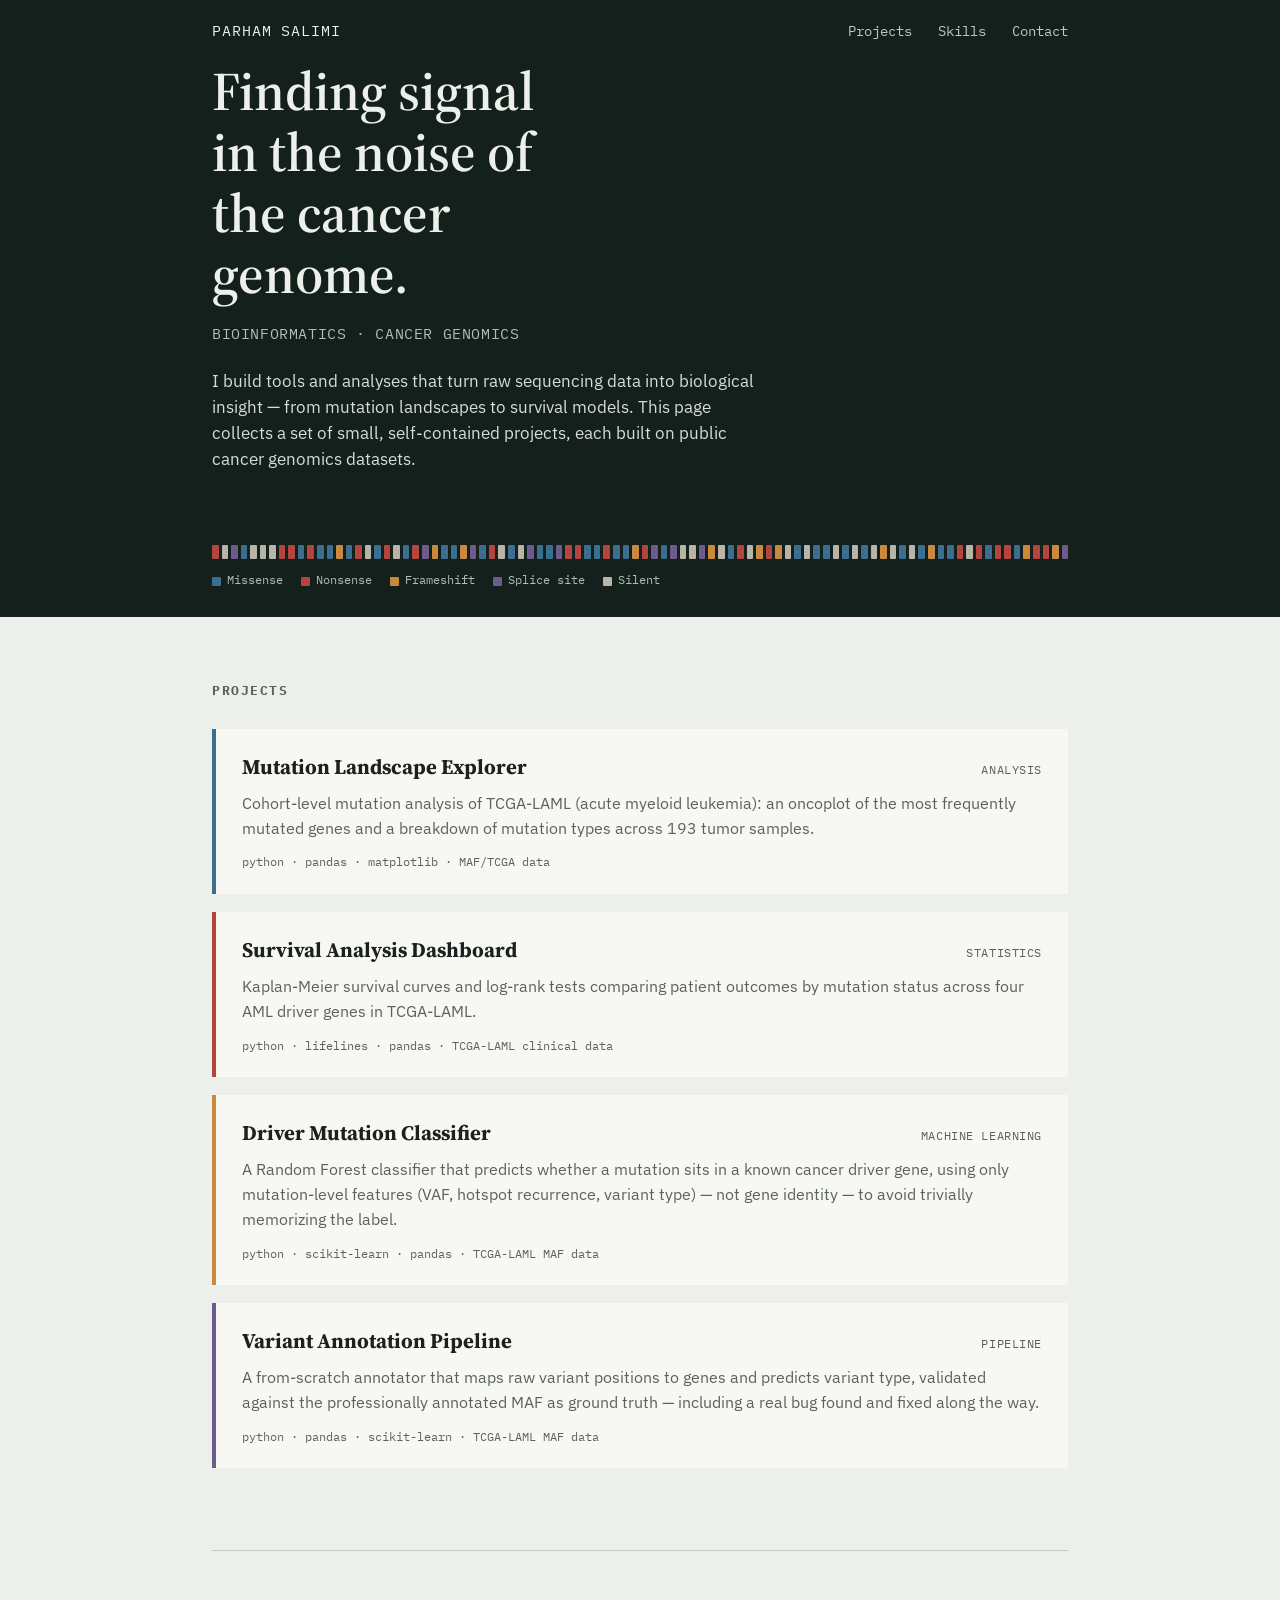
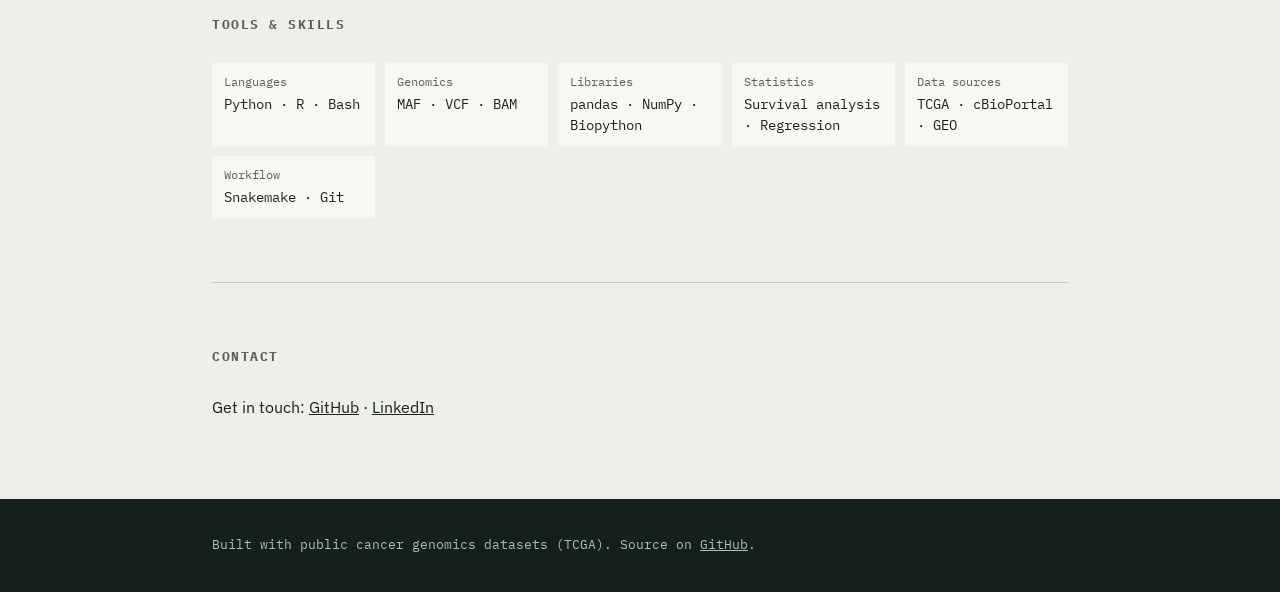
<file: index.html>
<!DOCTYPE html>
<html lang="en">
<head>
<meta charset="UTF-8">
<meta name="viewport" content="width=device-width, initial-scale=1.0">
<title>Parham Salimi — Bioinformatics Portfolio</title>
<link rel="stylesheet" href="style.css">
</head>
<body>

<nav class="top">
  <div class="wrap">
    <span class="brand">Parham Salimi</span>
    <span class="links">
      <a href="#projects">Projects</a>
      <a href="#skills">Skills</a>
      <a href="#contact">Contact</a>
    </span>
  </div>
</nav>

<header class="hero">
  <div class="wrap">
    <h1>Finding signal in the noise of the cancer genome.</h1>
    <p class="role">Bioinformatics · Cancer Genomics</p>
    <p class="bio">
      I build tools and analyses that turn raw sequencing data into biological insight —
      from mutation landscapes to survival models. This page collects a set of small,
      self-contained projects, each built on public cancer genomics datasets.
    </p>
  </div>
</header>

<div class="variant-track">
  <div class="wrap">
    <div class="track-row" id="track-row"></div>
    <div class="track-legend">
      <span><span class="dot" style="background:#3B6E8F"></span>Missense</span>
      <span><span class="dot" style="background:#B5433E"></span>Nonsense</span>
      <span><span class="dot" style="background:#C98A3E"></span>Frameshift</span>
      <span><span class="dot" style="background:#6C5B8C"></span>Splice site</span>
      <span><span class="dot" style="background:#B8B4A8"></span>Silent</span>
    </div>
  </div>
</div>

<main>
  <div class="wrap">

    <section id="projects">
      <h2 class="eyebrow">Projects</h2>

      <a class="project-card" href="projects/mutation-landscape.html">
        <div class="row">
          <h3>Mutation Landscape Explorer</h3>
          <span class="tag">Analysis</span>
        </div>
        <p>
          Cohort-level mutation analysis of TCGA-LAML (acute myeloid leukemia): an oncoplot
          of the most frequently mutated genes and a breakdown of mutation types across 193 tumor samples.
        </p>
        <div class="stack">python · pandas · matplotlib · MAF/TCGA data</div>
      </a>

      <a class="project-card tag-stats" href="projects/survival-analysis.html">
        <div class="row">
          <h3>Survival Analysis Dashboard</h3>
          <span class="tag">Statistics</span>
        </div>
        <p>
          Kaplan-Meier survival curves and log-rank tests comparing patient outcomes by mutation
          status across four AML driver genes in TCGA-LAML.
        </p>
        <div class="stack">python · lifelines · pandas · TCGA-LAML clinical data</div>
      </a>

      <a class="project-card tag-ml" href="projects/driver-classifier.html">
        <div class="row">
          <h3>Driver Mutation Classifier</h3>
          <span class="tag">Machine Learning</span>
        </div>
        <p>
          A Random Forest classifier that predicts whether a mutation sits in a known cancer
          driver gene, using only mutation-level features (VAF, hotspot recurrence, variant type)
          — not gene identity — to avoid trivially memorizing the label.
        </p>
        <div class="stack">python · scikit-learn · pandas · TCGA-LAML MAF data</div>
      </a>

      <a class="project-card tag-pipeline" href="projects/variant-annotator.html">
        <div class="row">
          <h3>Variant Annotation Pipeline</h3>
          <span class="tag">Pipeline</span>
        </div>
        <p>
          A from-scratch annotator that maps raw variant positions to genes and predicts variant
          type, validated against the professionally annotated MAF as ground truth — including
          a real bug found and fixed along the way.
        </p>
        <div class="stack">python · pandas · scikit-learn · TCGA-LAML MAF data</div>
      </a>
    </section>

    <section id="skills">
      <h2 class="eyebrow">Tools &amp; Skills</h2>
      <div class="gene-panel">
        <div><span class="k">Languages</span>Python · R · Bash</div>
        <div><span class="k">Genomics</span>MAF · VCF · BAM</div>
        <div><span class="k">Libraries</span>pandas · NumPy · Biopython</div>
        <div><span class="k">Statistics</span>Survival analysis · Regression</div>
        <div><span class="k">Data sources</span>TCGA · cBioPortal · GEO</div>
        <div><span class="k">Workflow</span>Snakemake · Git</div>
      </div>
    </section>

    <section id="contact">
      <h2 class="eyebrow">Contact</h2>
      <p>
        Get in touch:
        <a href="https://github.com/parhamsalimi2004/parhamsalimi2004" target="_blank" rel="noopener">GitHub</a> ·
        <a href="https://www.linkedin.com/in/parham-salimi-13a781217" target="_blank" rel="noopener">LinkedIn</a>
      </p>
    </section>

  </div>
</main>

<footer>
  <div class="wrap">
    Built with public cancer genomics datasets (TCGA). Source on <a href="https://github.com/parhamsalimi2004/bioinformatics-portfolio" target="_blank" rel="noopener">GitHub</a>.
  </div>
</footer>

<script>
  // Build the variant-track divider: a randomized strip of colored ticks
  // using the same MAF variant-classification colors as the legend below.
  const colors = ["#3B6E8F","#3B6E8F","#3B6E8F","#B5433E","#C98A3E","#6C5B8C","#B8B4A8","#B8B4A8"];
  const row = document.getElementById('track-row');
  const n = 90;
  for (let i = 0; i < n; i++) {
    const s = document.createElement('span');
    s.style.background = colors[Math.floor(Math.random() * colors.length)];
    row.appendChild(s);
  }
</script>

</body>
</html>
</file>
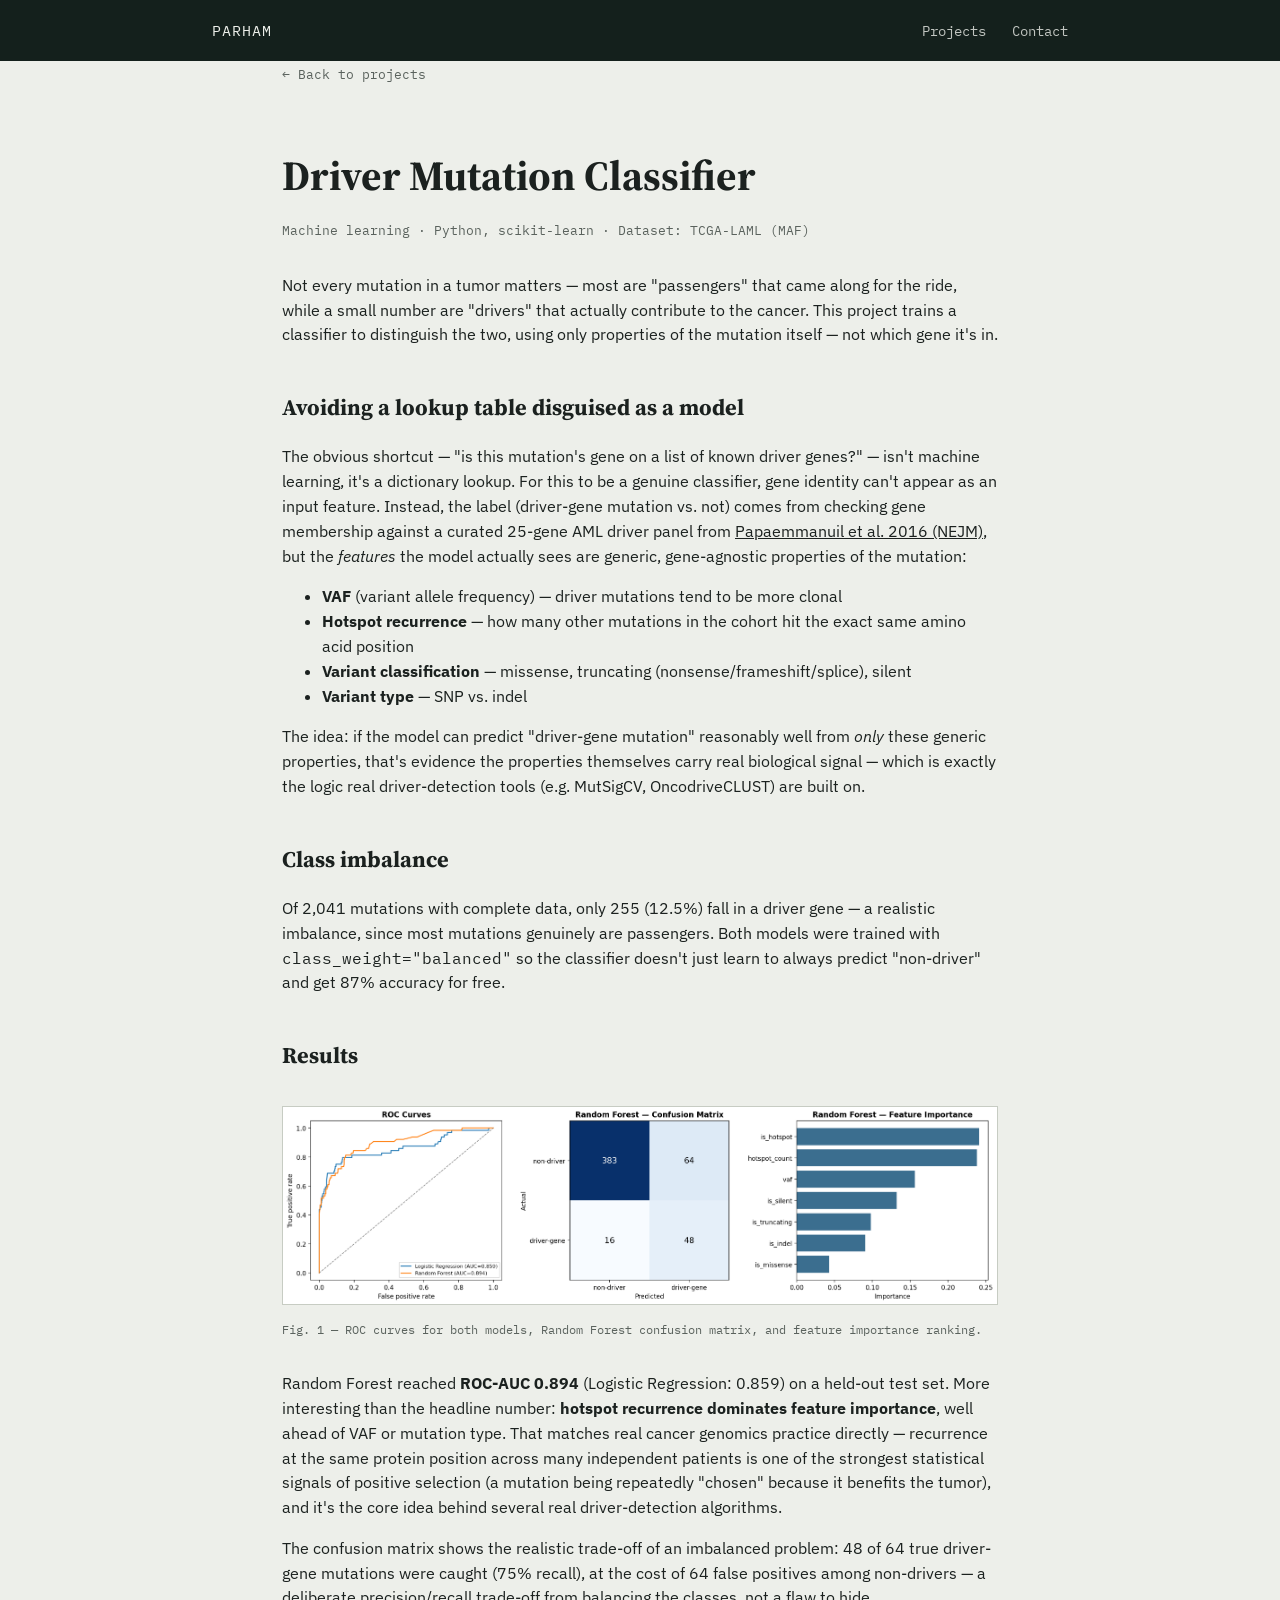
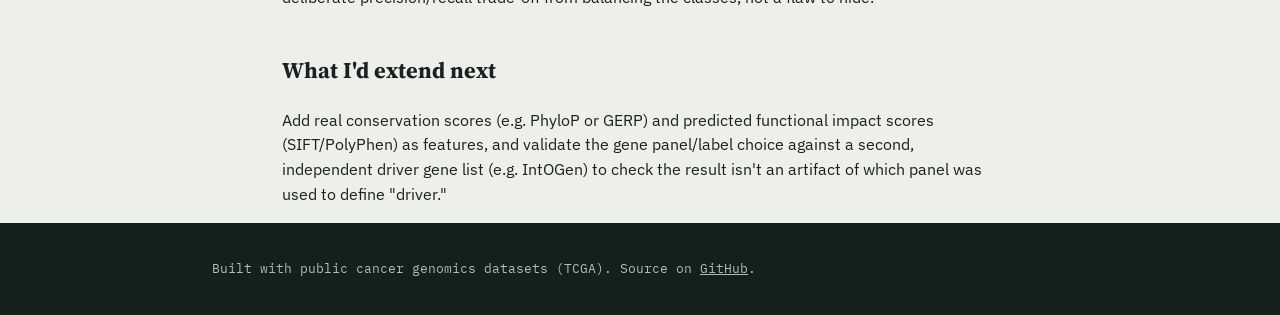
<file: projects/driver-classifier.html>
<!DOCTYPE html>
<html lang="en">
<head>
<meta charset="UTF-8">
<meta name="viewport" content="width=device-width, initial-scale=1.0">
<title>Driver Mutation Classifier — Parham</title>
<link rel="stylesheet" href="../style.css">
</head>
<body class="project-page">

<nav class="top">
  <div class="wrap">
    <a class="brand" href="../index.html" style="text-decoration:none;">Parham</a>
    <span class="links">
      <a href="../index.html#projects">Projects</a>
      <a href="../index.html#contact">Contact</a>
    </span>
  </div>
</nav>

<main>
  <div class="wrap">
    <article>
      <a class="back" href="../index.html#projects">&larr; Back to projects</a>
      <h1>Driver Mutation Classifier</h1>
      <p class="meta">Machine learning · Python, scikit-learn · Dataset: TCGA-LAML (MAF)</p>

      <p>
        Not every mutation in a tumor matters &mdash; most are "passengers" that came along for
        the ride, while a small number are "drivers" that actually contribute to the cancer.
        This project trains a classifier to distinguish the two, using only properties of the
        mutation itself &mdash; not which gene it's in.
      </p>

      <h2>Avoiding a lookup table disguised as a model</h2>
      <p>
        The obvious shortcut &mdash; "is this mutation's gene on a list of known driver genes?"
        &mdash; isn't machine learning, it's a dictionary lookup. For this to be a genuine
        classifier, gene identity can't appear as an input feature. Instead, the label
        (driver-gene mutation vs. not) comes from checking gene membership against a curated
        25-gene AML driver panel from
        <a href="https://www.nejm.org/doi/full/10.1056/NEJMoa1516192" target="_blank" rel="noopener">Papaemmanuil et al. 2016 (NEJM)</a>,
        but the <em>features</em> the model actually sees are generic, gene-agnostic properties
        of the mutation:
      </p>
      <ul>
        <li><strong>VAF</strong> (variant allele frequency) &mdash; driver mutations tend to be more clonal</li>
        <li><strong>Hotspot recurrence</strong> &mdash; how many other mutations in the cohort hit the exact same amino acid position</li>
        <li><strong>Variant classification</strong> &mdash; missense, truncating (nonsense/frameshift/splice), silent</li>
        <li><strong>Variant type</strong> &mdash; SNP vs. indel</li>
      </ul>
      <p>
        The idea: if the model can predict "driver-gene mutation" reasonably well from <em>only</em>
        these generic properties, that's evidence the properties themselves carry real biological
        signal &mdash; which is exactly the logic real driver-detection tools (e.g. MutSigCV,
        OncodriveCLUST) are built on.
      </p>

      <h2>Class imbalance</h2>
      <p>
        Of 2,041 mutations with complete data, only 255 (12.5%) fall in a driver gene &mdash;
        a realistic imbalance, since most mutations genuinely are passengers. Both models were
        trained with <code>class_weight="balanced"</code> so the classifier doesn't just learn
        to always predict "non-driver" and get 87% accuracy for free.
      </p>

      <h2>Results</h2>
      <figure>
        <img src="../assets/img/driver_classifier.png" alt="ROC curves, confusion matrix, and feature importance for the driver mutation classifier">
        <figcaption>Fig. 1 — ROC curves for both models, Random Forest confusion matrix, and feature importance ranking.</figcaption>
      </figure>
      <p>
        Random Forest reached <strong>ROC-AUC 0.894</strong> (Logistic Regression: 0.859) on a held-out
        test set. More interesting than the headline number: <strong>hotspot recurrence dominates
        feature importance</strong>, well ahead of VAF or mutation type. That matches real cancer
        genomics practice directly &mdash; recurrence at the same protein position across many
        independent patients is one of the strongest statistical signals of positive selection
        (a mutation being repeatedly "chosen" because it benefits the tumor), and it's the core
        idea behind several real driver-detection algorithms.
      </p>
      <p>
        The confusion matrix shows the realistic trade-off of an imbalanced problem: 48 of 64
        true driver-gene mutations were caught (75% recall), at the cost of 64 false positives
        among non-drivers &mdash; a deliberate precision/recall trade-off from balancing the
        classes, not a flaw to hide.
      </p>

      <h2>What I'd extend next</h2>
      <p>
        Add real conservation scores (e.g. PhyloP or GERP) and predicted functional impact
        scores (SIFT/PolyPhen) as features, and validate the gene panel/label choice against
        a second, independent driver gene list (e.g. IntOGen) to check the result isn't an
        artifact of which panel was used to define "driver."
      </p>
    </article>
  </div>
</main>

<footer>
  <div class="wrap">
    Built with public cancer genomics datasets (TCGA). Source on <a href="https://github.com/yourusername/bioinformatics-portfolio" target="_blank" rel="noopener">GitHub</a>.
  </div>
</footer>

</body>
</html>
</file>
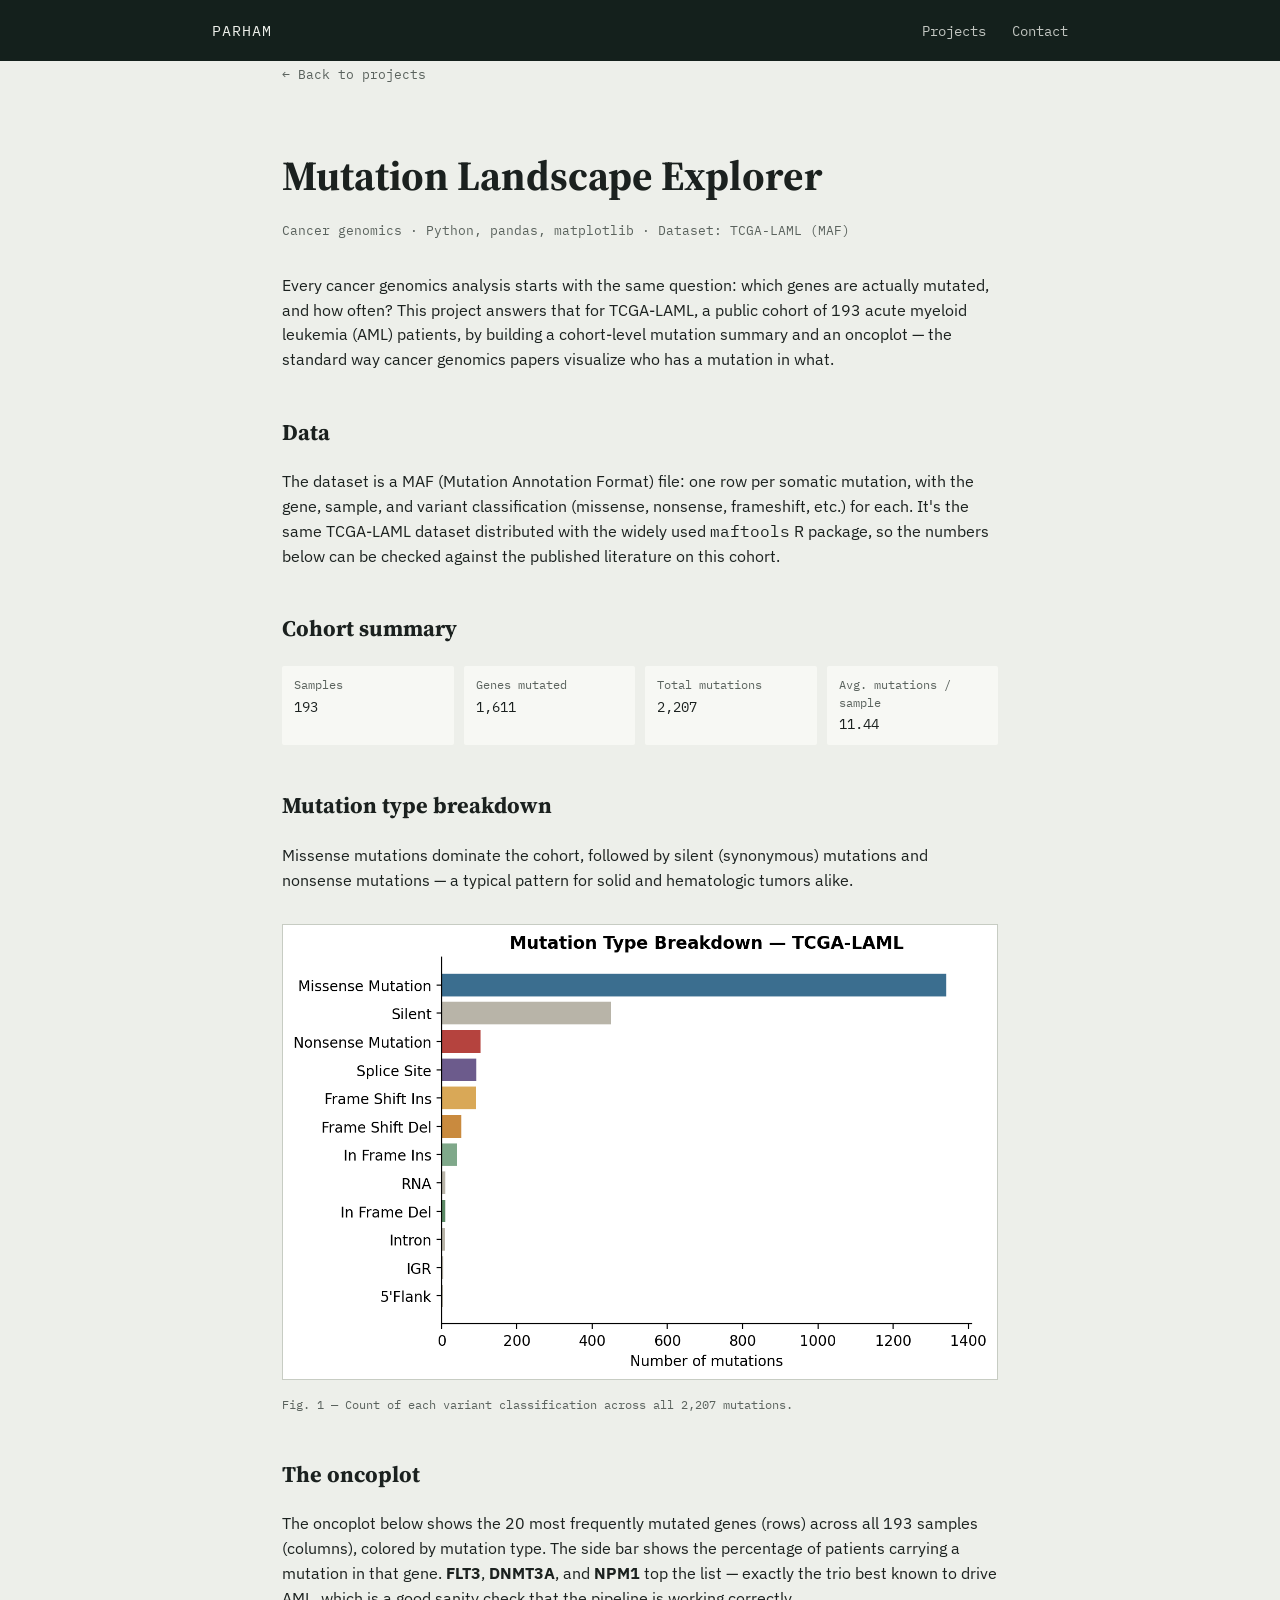
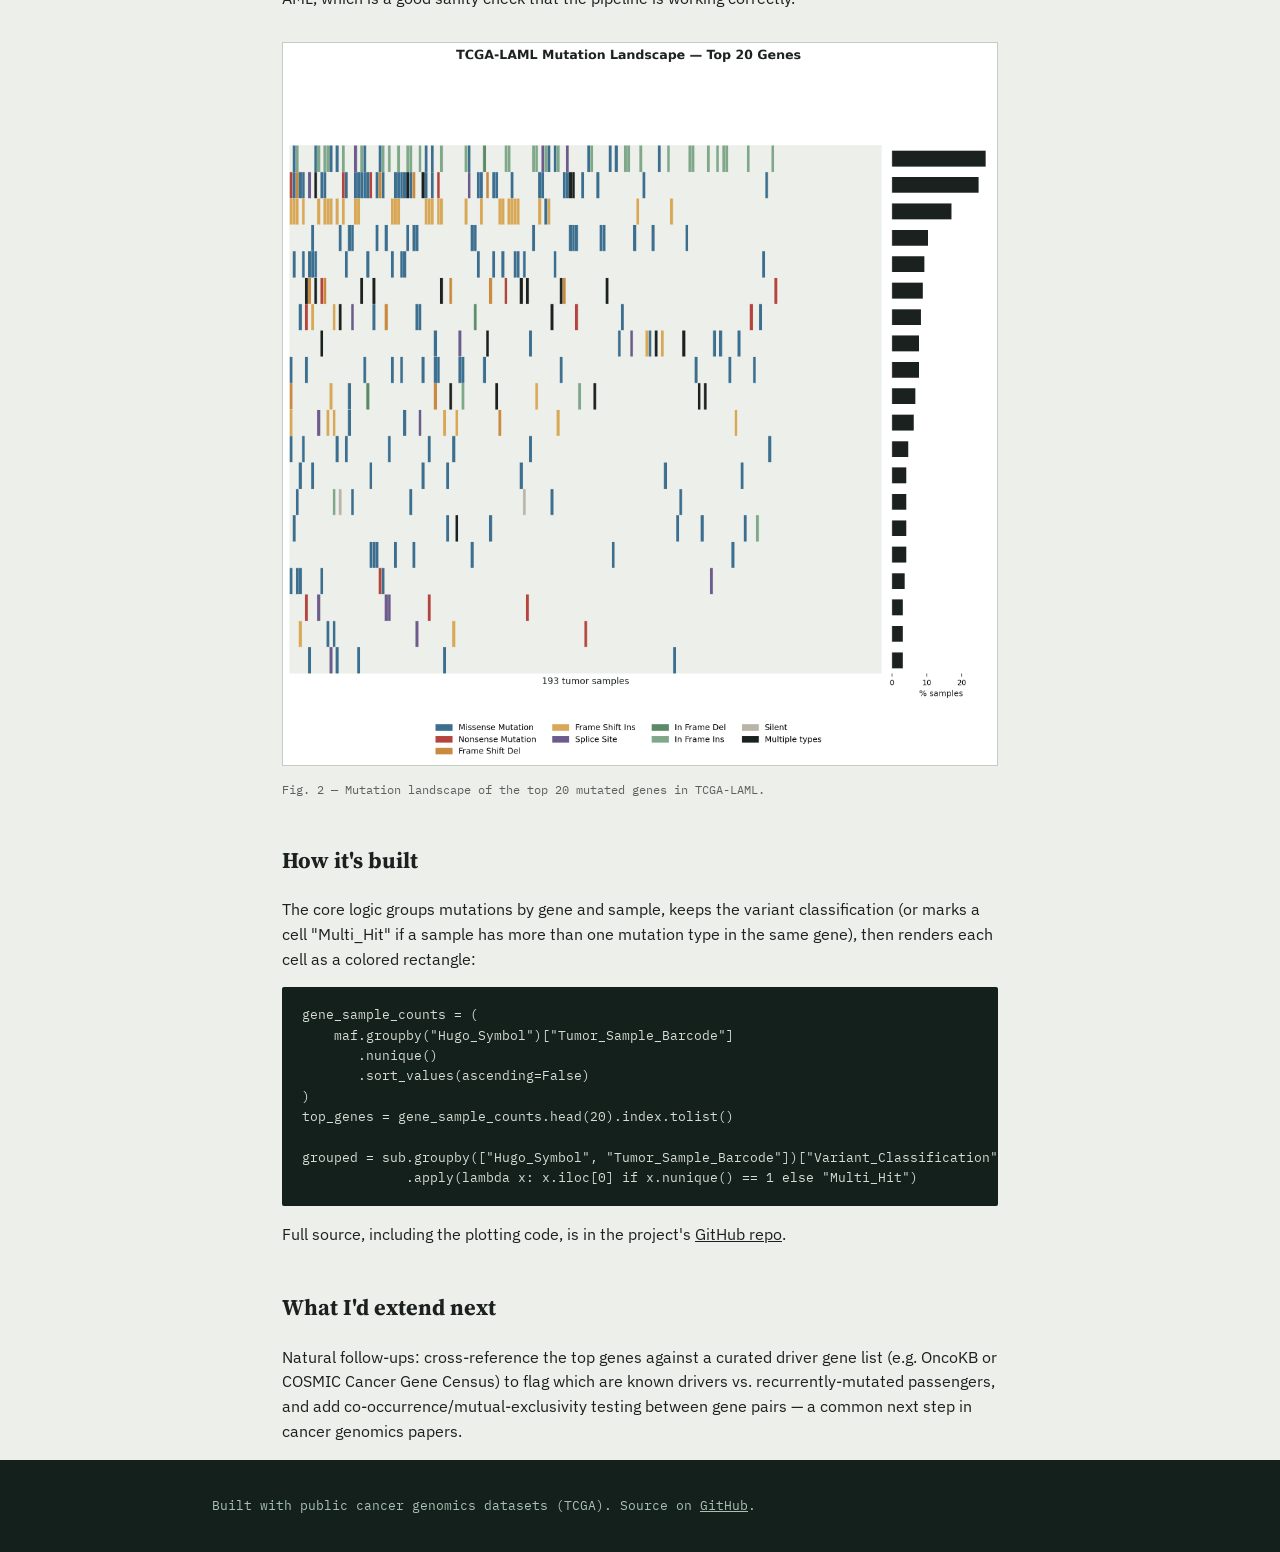
<file: projects/mutation-landscape.html>
<!DOCTYPE html>
<html lang="en">
<head>
<meta charset="UTF-8">
<meta name="viewport" content="width=device-width, initial-scale=1.0">
<title>Mutation Landscape Explorer — Parham</title>
<link rel="stylesheet" href="../style.css">
</head>
<body class="project-page">

<nav class="top">
  <div class="wrap">
    <a class="brand" href="../index.html" style="text-decoration:none;">Parham</a>
    <span class="links">
      <a href="../index.html#projects">Projects</a>
      <a href="../index.html#contact">Contact</a>
    </span>
  </div>
</nav>

<main>
  <div class="wrap">
    <article>
      <a class="back" href="../index.html#projects">&larr; Back to projects</a>
      <h1>Mutation Landscape Explorer</h1>
      <p class="meta">Cancer genomics · Python, pandas, matplotlib · Dataset: TCGA-LAML (MAF)</p>

      <p>
        Every cancer genomics analysis starts with the same question: which genes are actually
        mutated, and how often? This project answers that for TCGA-LAML, a public cohort of
        193 acute myeloid leukemia (AML) patients, by building a cohort-level mutation summary
        and an oncoplot &mdash; the standard way cancer genomics papers visualize who has a
        mutation in what.
      </p>

      <h2>Data</h2>
      <p>
        The dataset is a MAF (Mutation Annotation Format) file: one row per somatic mutation,
        with the gene, sample, and variant classification (missense, nonsense, frameshift, etc.)
        for each. It's the same TCGA-LAML dataset distributed with the widely used
        <code>maftools</code> R package, so the numbers below can be checked against the
        published literature on this cohort.
      </p>

      <h2>Cohort summary</h2>
      <div class="gene-panel">
        <div><span class="k">Samples</span>193</div>
        <div><span class="k">Genes mutated</span>1,611</div>
        <div><span class="k">Total mutations</span>2,207</div>
        <div><span class="k">Avg. mutations / sample</span>11.44</div>
      </div>

      <h2>Mutation type breakdown</h2>
      <p>
        Missense mutations dominate the cohort, followed by silent (synonymous) mutations and
        nonsense mutations &mdash; a typical pattern for solid and hematologic tumors alike.
      </p>
      <figure>
        <img src="../assets/img/mutation_types.png" alt="Bar chart of mutation type counts across the TCGA-LAML cohort">
        <figcaption>Fig. 1 — Count of each variant classification across all 2,207 mutations.</figcaption>
      </figure>

      <h2>The oncoplot</h2>
      <p>
        The oncoplot below shows the 20 most frequently mutated genes (rows) across all 193
        samples (columns), colored by mutation type. The side bar shows the percentage of
        patients carrying a mutation in that gene. <strong>FLT3</strong>, <strong>DNMT3A</strong>,
        and <strong>NPM1</strong> top the list &mdash; exactly the trio best known to drive AML,
        which is a good sanity check that the pipeline is working correctly.
      </p>
      <figure>
        <img src="../assets/img/oncoplot.png" alt="Oncoplot of the top 20 mutated genes in TCGA-LAML, colored by mutation type">
        <figcaption>Fig. 2 — Mutation landscape of the top 20 mutated genes in TCGA-LAML.</figcaption>
      </figure>

      <h2>How it's built</h2>
      <p>
        The core logic groups mutations by gene and sample, keeps the variant classification
        (or marks a cell "Multi_Hit" if a sample has more than one mutation type in the same
        gene), then renders each cell as a colored rectangle:
      </p>
      <pre><code>gene_sample_counts = (
    maf.groupby("Hugo_Symbol")["Tumor_Sample_Barcode"]
       .nunique()
       .sort_values(ascending=False)
)
top_genes = gene_sample_counts.head(20).index.tolist()

grouped = sub.groupby(["Hugo_Symbol", "Tumor_Sample_Barcode"])["Variant_Classification"] \
             .apply(lambda x: x.iloc[0] if x.nunique() == 1 else "Multi_Hit")</code></pre>
      <p>
        Full source, including the plotting code, is in the project's
        <a href="https://github.com/yourusername/bioinformatics-portfolio/tree/main/projects/mutation-landscape" target="_blank" rel="noopener">GitHub repo</a>.
      </p>

      <h2>What I'd extend next</h2>
      <p>
        Natural follow-ups: cross-reference the top genes against a curated driver gene list
        (e.g. OncoKB or COSMIC Cancer Gene Census) to flag which are known drivers vs.
        recurrently-mutated passengers, and add co-occurrence/mutual-exclusivity testing
        between gene pairs &mdash; a common next step in cancer genomics papers.
      </p>
    </article>
  </div>
</main>

<footer>
  <div class="wrap">
    Built with public cancer genomics datasets (TCGA). Source on <a href="https://github.com/yourusername/bioinformatics-portfolio" target="_blank" rel="noopener">GitHub</a>.
  </div>
</footer>

</body>
</html>
</file>
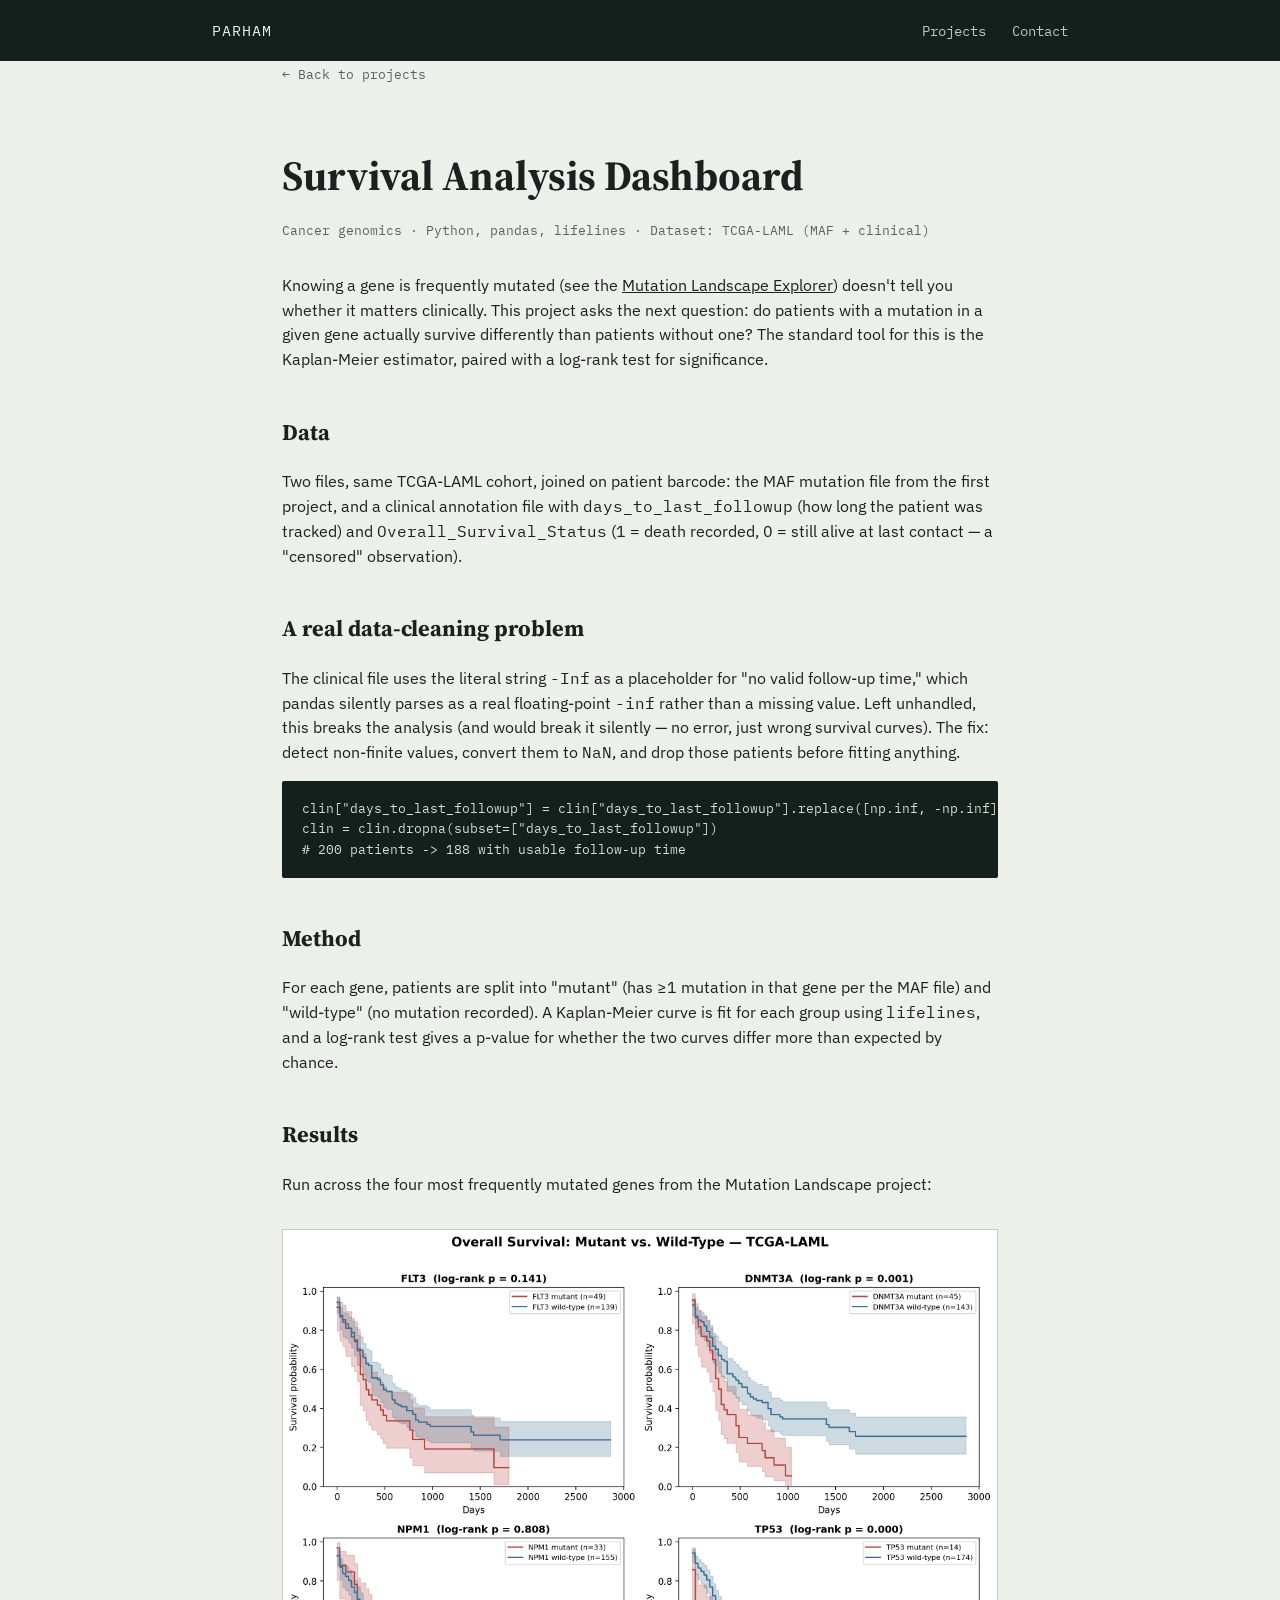
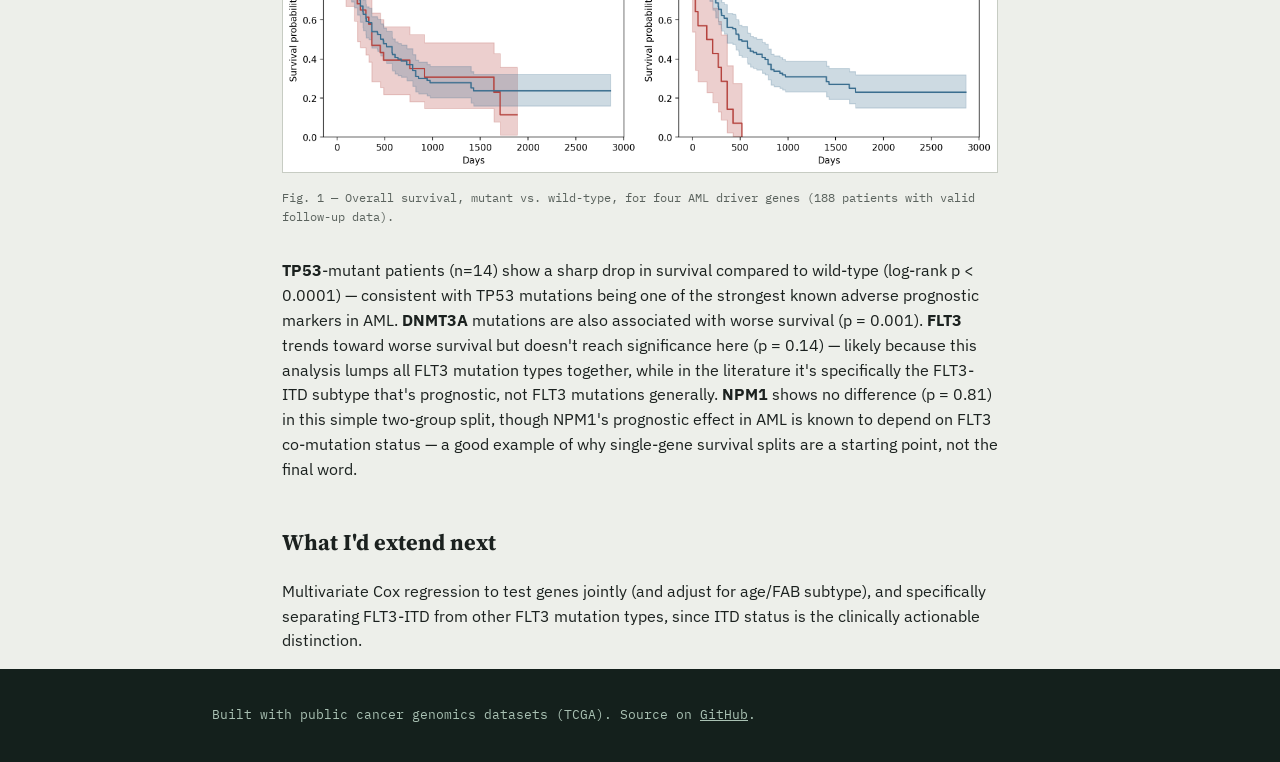
<file: projects/survival-analysis.html>
<!DOCTYPE html>
<html lang="en">
<head>
<meta charset="UTF-8">
<meta name="viewport" content="width=device-width, initial-scale=1.0">
<title>Survival Analysis Dashboard — Parham</title>
<link rel="stylesheet" href="../style.css">
</head>
<body class="project-page">

<nav class="top">
  <div class="wrap">
    <a class="brand" href="../index.html" style="text-decoration:none;">Parham</a>
    <span class="links">
      <a href="../index.html#projects">Projects</a>
      <a href="../index.html#contact">Contact</a>
    </span>
  </div>
</nav>

<main>
  <div class="wrap">
    <article>
      <a class="back" href="../index.html#projects">&larr; Back to projects</a>
      <h1>Survival Analysis Dashboard</h1>
      <p class="meta">Cancer genomics · Python, pandas, lifelines · Dataset: TCGA-LAML (MAF + clinical)</p>

      <p>
        Knowing a gene is frequently mutated (see the <a href="mutation-landscape.html">Mutation Landscape
        Explorer</a>) doesn't tell you whether it matters clinically. This project asks the next question:
        do patients with a mutation in a given gene actually survive differently than patients without one?
        The standard tool for this is the Kaplan-Meier estimator, paired with a log-rank test for significance.
      </p>

      <h2>Data</h2>
      <p>
        Two files, same TCGA-LAML cohort, joined on patient barcode: the MAF mutation file from the first
        project, and a clinical annotation file with <code>days_to_last_followup</code> (how long the
        patient was tracked) and <code>Overall_Survival_Status</code> (1 = death recorded, 0 = still alive
        at last contact &mdash; a "censored" observation).
      </p>

      <h2>A real data-cleaning problem</h2>
      <p>
        The clinical file uses the literal string <code>-Inf</code> as a placeholder for "no valid
        follow-up time," which pandas silently parses as a real floating-point <code>-inf</code>
        rather than a missing value. Left unhandled, this breaks the analysis (and would break it
        silently &mdash; no error, just wrong survival curves). The fix: detect non-finite values, convert
        them to <code>NaN</code>, and drop those patients before fitting anything.
      </p>
      <pre><code>clin["days_to_last_followup"] = clin["days_to_last_followup"].replace([np.inf, -np.inf], np.nan)
clin = clin.dropna(subset=["days_to_last_followup"])
# 200 patients -> 188 with usable follow-up time</code></pre>

      <h2>Method</h2>
      <p>
        For each gene, patients are split into "mutant" (has &ge;1 mutation in that gene per the MAF file)
        and "wild-type" (no mutation recorded). A Kaplan-Meier curve is fit for each group using
        <code>lifelines</code>, and a log-rank test gives a p-value for whether the two curves differ
        more than expected by chance.
      </p>

      <h2>Results</h2>
      <p>
        Run across the four most frequently mutated genes from the Mutation Landscape project:
      </p>
      <figure>
        <img src="../assets/img/survival_panel.png" alt="Kaplan-Meier survival curves for FLT3, DNMT3A, NPM1, and TP53 mutant vs wild-type patients">
        <figcaption>Fig. 1 — Overall survival, mutant vs. wild-type, for four AML driver genes (188 patients with valid follow-up data).</figcaption>
      </figure>
      <p>
        <strong>TP53</strong>-mutant patients (n=14) show a sharp drop in survival compared to
        wild-type (log-rank p &lt; 0.0001) &mdash; consistent with TP53 mutations being one of the
        strongest known adverse prognostic markers in AML. <strong>DNMT3A</strong> mutations are also
        associated with worse survival (p = 0.001). <strong>FLT3</strong> trends toward worse survival
        but doesn't reach significance here (p = 0.14) &mdash; likely because this analysis lumps all
        FLT3 mutation types together, while in the literature it's specifically the FLT3-ITD subtype
        that's prognostic, not FLT3 mutations generally. <strong>NPM1</strong> shows no difference
        (p = 0.81) in this simple two-group split, though NPM1's prognostic effect in AML is known to
        depend on FLT3 co-mutation status &mdash; a good example of why single-gene survival splits are
        a starting point, not the final word.
      </p>

      <h2>What I'd extend next</h2>
      <p>
        Multivariate Cox regression to test genes jointly (and adjust for age/FAB subtype), and
        specifically separating FLT3-ITD from other FLT3 mutation types, since ITD status is the
        clinically actionable distinction.
      </p>
    </article>
  </div>
</main>

<footer>
  <div class="wrap">
    Built with public cancer genomics datasets (TCGA). Source on <a href="https://github.com/yourusername/bioinformatics-portfolio" target="_blank" rel="noopener">GitHub</a>.
  </div>
</footer>

</body>
</html>
</file>
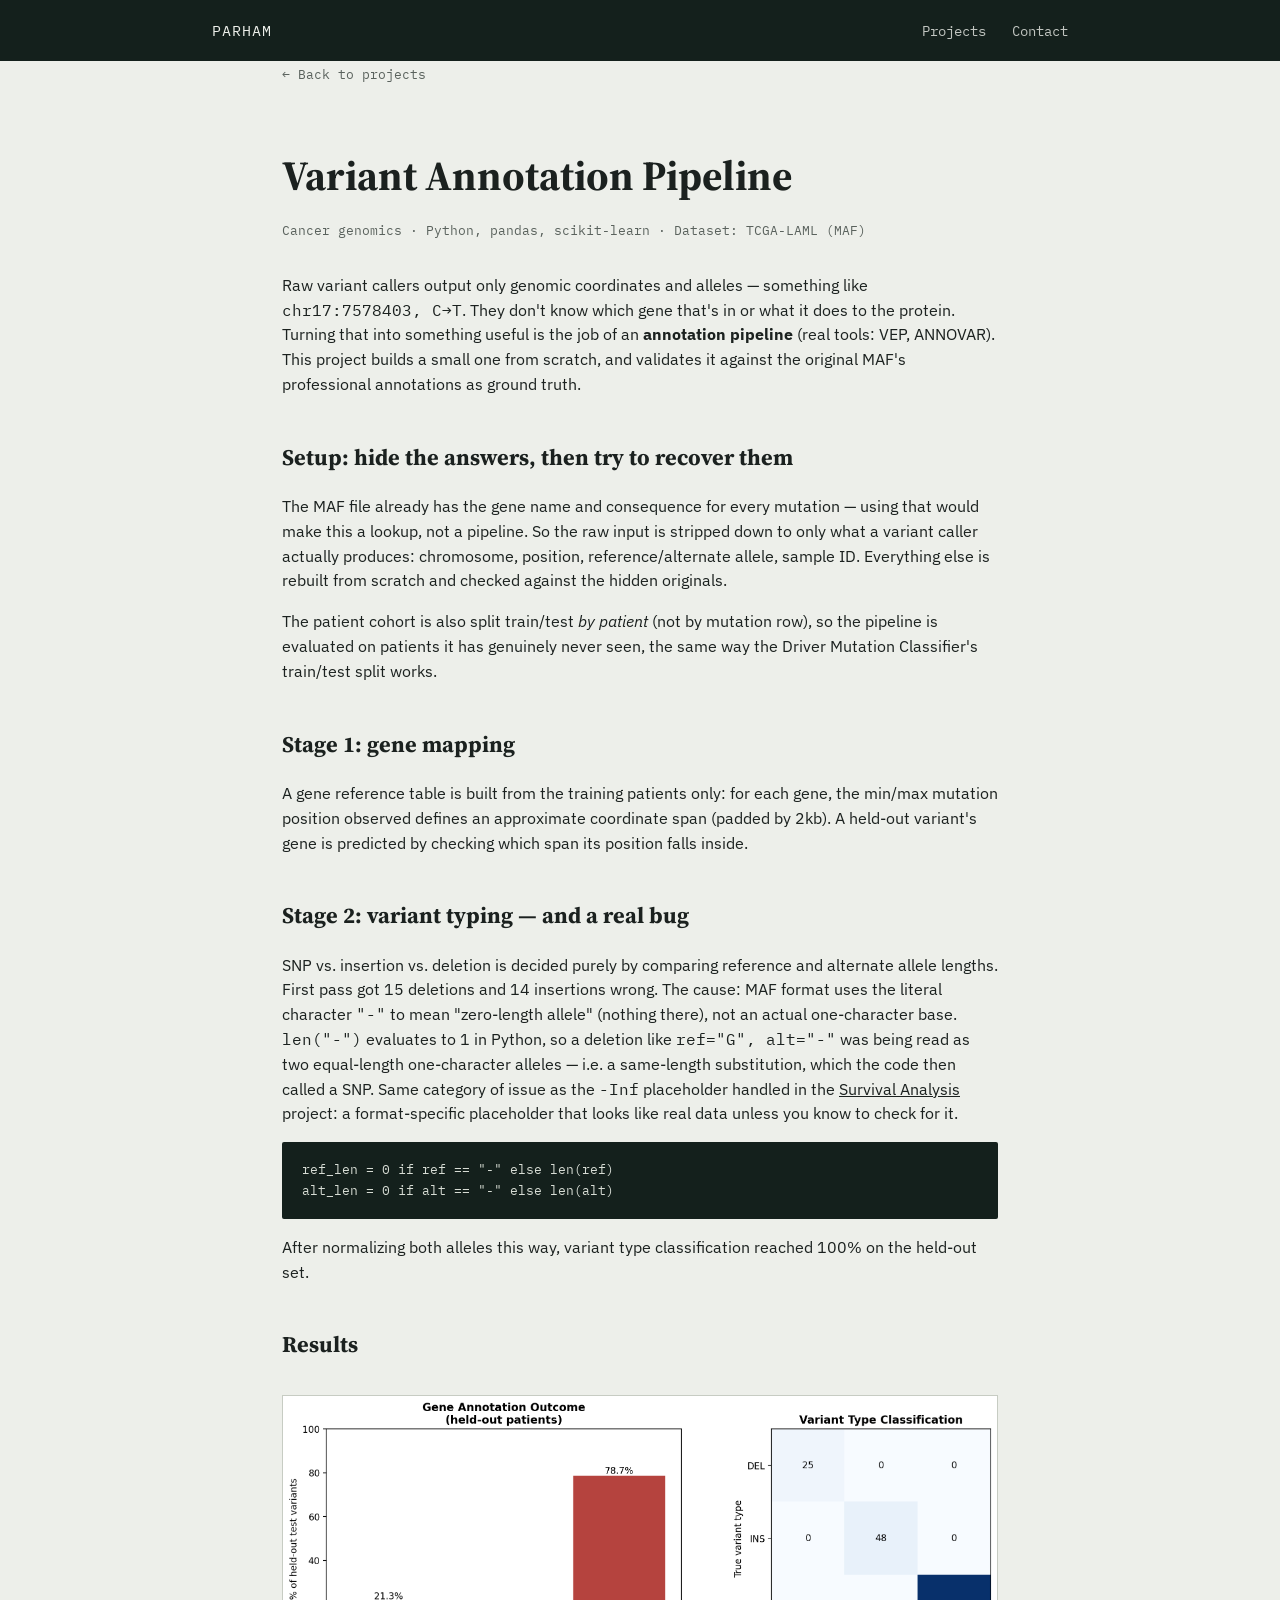
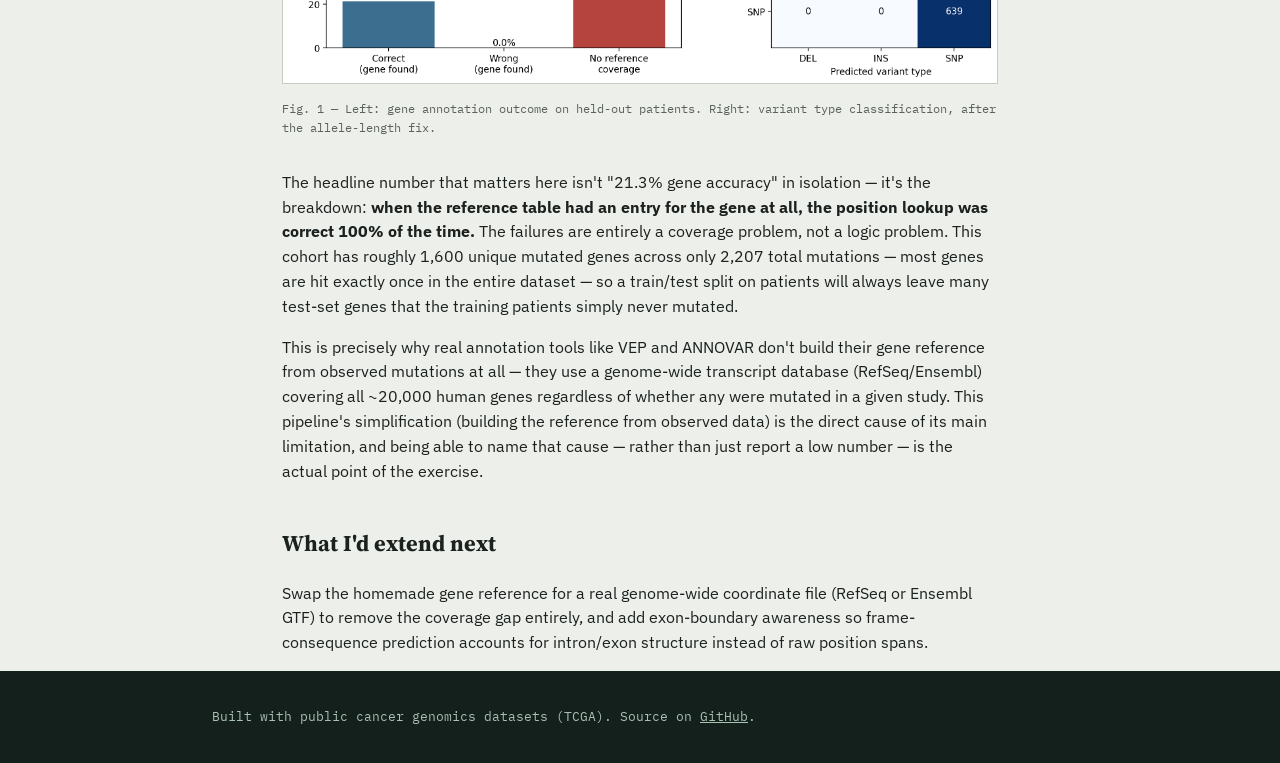
<file: projects/variant-annotator.html>
<!DOCTYPE html>
<html lang="en">
<head>
<meta charset="UTF-8">
<meta name="viewport" content="width=device-width, initial-scale=1.0">
<title>Variant Annotation Pipeline — Parham</title>
<link rel="stylesheet" href="../style.css">
</head>
<body class="project-page">

<nav class="top">
  <div class="wrap">
    <a class="brand" href="../index.html" style="text-decoration:none;">Parham</a>
    <span class="links">
      <a href="../index.html#projects">Projects</a>
      <a href="../index.html#contact">Contact</a>
    </span>
  </div>
</nav>

<main>
  <div class="wrap">
    <article>
      <a class="back" href="../index.html#projects">&larr; Back to projects</a>
      <h1>Variant Annotation Pipeline</h1>
      <p class="meta">Cancer genomics · Python, pandas, scikit-learn · Dataset: TCGA-LAML (MAF)</p>

      <p>
        Raw variant callers output only genomic coordinates and alleles &mdash; something like
        <code>chr17:7578403, C&rarr;T</code>. They don't know which gene that's in or what it does
        to the protein. Turning that into something useful is the job of an <strong>annotation
        pipeline</strong> (real tools: VEP, ANNOVAR). This project builds a small one from scratch,
        and validates it against the original MAF's professional annotations as ground truth.
      </p>

      <h2>Setup: hide the answers, then try to recover them</h2>
      <p>
        The MAF file already has the gene name and consequence for every mutation &mdash; using
        that would make this a lookup, not a pipeline. So the raw input is stripped down to only
        what a variant caller actually produces: chromosome, position, reference/alternate allele,
        sample ID. Everything else is rebuilt from scratch and checked against the hidden originals.
      </p>
      <p>
        The patient cohort is also split train/test <em>by patient</em> (not by mutation row), so
        the pipeline is evaluated on patients it has genuinely never seen, the same way the
        Driver Mutation Classifier's train/test split works.
      </p>

      <h2>Stage 1: gene mapping</h2>
      <p>
        A gene reference table is built from the training patients only: for each gene, the
        min/max mutation position observed defines an approximate coordinate span (padded by
        2kb). A held-out variant's gene is predicted by checking which span its position falls
        inside.
      </p>

      <h2>Stage 2: variant typing &mdash; and a real bug</h2>
      <p>
        SNP vs. insertion vs. deletion is decided purely by comparing reference and alternate
        allele lengths. First pass got 15 deletions and 14 insertions wrong. The cause: MAF
        format uses the literal character <code>"-"</code> to mean "zero-length allele" (nothing
        there), not an actual one-character base. <code>len("-")</code> evaluates to 1 in Python,
        so a deletion like <code>ref="G", alt="-"</code> was being read as two equal-length
        one-character alleles &mdash; i.e. a same-length substitution, which the code then called
        a SNP. Same category of issue as the <code>-Inf</code> placeholder handled in the
        <a href="survival-analysis.html">Survival Analysis</a> project: a format-specific
        placeholder that looks like real data unless you know to check for it.
      </p>
      <pre><code>ref_len = 0 if ref == "-" else len(ref)
alt_len = 0 if alt == "-" else len(alt)</code></pre>
      <p>After normalizing both alleles this way, variant type classification reached 100% on the held-out set.</p>

      <h2>Results</h2>
      <figure>
        <img src="../assets/img/variant_annotator.png" alt="Gene annotation outcome bar chart and variant type classification confusion matrix">
        <figcaption>Fig. 1 — Left: gene annotation outcome on held-out patients. Right: variant type classification, after the allele-length fix.</figcaption>
      </figure>
      <p>
        The headline number that matters here isn't "21.3% gene accuracy" in isolation &mdash;
        it's the breakdown: <strong>when the reference table had an entry for the gene at all,
        the position lookup was correct 100% of the time.</strong> The failures are entirely a
        coverage problem, not a logic problem. This cohort has roughly 1,600 unique mutated
        genes across only 2,207 total mutations &mdash; most genes are hit exactly once in the
        entire dataset &mdash; so a train/test split on patients will always leave many test-set
        genes that the training patients simply never mutated.
      </p>
      <p>
        This is precisely why real annotation tools like VEP and ANNOVAR don't build their gene
        reference from observed mutations at all &mdash; they use a genome-wide transcript
        database (RefSeq/Ensembl) covering all ~20,000 human genes regardless of whether any
        were mutated in a given study. This pipeline's simplification (building the reference
        from observed data) is the direct cause of its main limitation, and being able to name
        that cause &mdash; rather than just report a low number &mdash; is the actual point of
        the exercise.
      </p>

      <h2>What I'd extend next</h2>
      <p>
        Swap the homemade gene reference for a real genome-wide coordinate file (RefSeq or
        Ensembl GTF) to remove the coverage gap entirely, and add exon-boundary awareness so
        frame-consequence prediction accounts for intron/exon structure instead of raw
        position spans.
      </p>
    </article>
  </div>
</main>

<footer>
  <div class="wrap">
    Built with public cancer genomics datasets (TCGA). Source on <a href="https://github.com/yourusername/bioinformatics-portfolio" target="_blank" rel="noopener">GitHub</a>.
  </div>
</footer>

</body>
</html>
</file>
<file: style.css>
@import url('https://fonts.googleapis.com/css2?family=Source+Serif+4:opsz,wght@8..60,400;8..60,600;8..60,700&family=IBM+Plex+Sans:wght@400;500;600&family=IBM+Plex+Mono:wght@400;500&display=swap');

:root {
  --ink: #14201C;
  --paper: #EDEFEA;
  --paper-raised: #F7F8F4;
  --text: #1B211F;
  --text-muted: #5A625D;
  --rule: #C7CCC3;

  --missense: #3B6E8F;
  --nonsense: #B5433E;
  --frameshift: #C98A3E;
  --splice: #6C5B8C;
  --silent: #B8B4A8;

  --font-display: 'Source Serif 4', Georgia, serif;
  --font-body: 'IBM Plex Sans', -apple-system, sans-serif;
  --font-mono: 'IBM Plex Mono', 'Courier New', monospace;
}

* { box-sizing: border-box; }

html { scroll-behavior: smooth; }

body {
  margin: 0;
  background: var(--paper);
  color: var(--text);
  font-family: var(--font-body);
  line-height: 1.55;
}

a { color: inherit; }

.wrap {
  max-width: 920px;
  margin: 0 auto;
  padding: 0 32px;
}

/* ---------- Nav ---------- */
nav.top {
  background: var(--ink);
  color: var(--paper);
}
nav.top .wrap {
  display: flex;
  justify-content: space-between;
  align-items: center;
  padding-top: 18px;
  padding-bottom: 18px;
}
nav.top .brand {
  font-family: var(--font-mono);
  font-size: 0.95rem;
  letter-spacing: 0.06em;
  text-transform: uppercase;
}
nav.top .links a {
  font-family: var(--font-mono);
  font-size: 0.85rem;
  text-decoration: none;
  color: var(--paper);
  opacity: 0.8;
  margin-left: 22px;
}
nav.top .links a:hover { opacity: 1; text-decoration: underline; }

/* ---------- Hero ---------- */
header.hero {
  background: var(--ink);
  color: var(--paper);
  padding-bottom: 56px;
}
header.hero h1 {
  font-family: var(--font-display);
  font-weight: 600;
  font-size: clamp(2.1rem, 5vw, 3.4rem);
  line-height: 1.12;
  margin: 0 0 18px;
  max-width: 14ch;
  opacity: 0;
  animation: rise 0.7s ease-out 0.05s forwards;
}
header.hero p.role {
  font-family: var(--font-mono);
  font-size: 0.95rem;
  letter-spacing: 0.04em;
  color: #A9C1B3;
  text-transform: uppercase;
  margin: 0 0 22px;
  opacity: 0;
  animation: rise 0.7s ease-out 0.15s forwards;
}
header.hero p.bio {
  max-width: 56ch;
  color: #D7DCD4;
  font-size: 1.05rem;
  opacity: 0;
  animation: rise 0.7s ease-out 0.25s forwards;
}

@keyframes rise {
  from { opacity: 0; transform: translateY(10px); }
  to { opacity: 1; transform: translateY(0); }
}

@media (prefers-reduced-motion: reduce) {
  header.hero h1, header.hero p.role, header.hero p.bio {
    animation: none; opacity: 1;
  }
}

/* ---------- Variant track divider (signature element) ---------- */
.variant-track {
  background: var(--ink);
  padding-bottom: 28px;
}
.track-row {
  display: flex;
  gap: 3px;
  height: 14px;
}
.track-row span {
  flex: 1;
  border-radius: 1px;
}
.track-legend {
  display: flex;
  flex-wrap: wrap;
  gap: 18px;
  margin-top: 12px;
  font-family: var(--font-mono);
  font-size: 0.72rem;
  color: #A9C1B3;
}
.track-legend .dot {
  display: inline-block;
  width: 9px;
  height: 9px;
  border-radius: 1px;
  margin-right: 6px;
  vertical-align: middle;
}

/* ---------- Sections ---------- */
main section {
  padding: 64px 0;
  border-bottom: 1px solid var(--rule);
}
main section:last-of-type { border-bottom: none; }

h2.eyebrow {
  font-family: var(--font-mono);
  font-size: 0.8rem;
  letter-spacing: 0.12em;
  text-transform: uppercase;
  color: var(--text-muted);
  margin: 0 0 28px;
}

/* ---------- Project cards ---------- */
.project-card {
  display: block;
  text-decoration: none;
  background: var(--paper-raised);
  border-left: 4px solid var(--missense);
  padding: 22px 26px;
  margin-bottom: 18px;
  transition: transform 0.15s ease, box-shadow 0.15s ease;
}
.project-card:hover {
  transform: translateX(3px);
  box-shadow: 0 4px 18px rgba(20, 32, 28, 0.08);
}
.project-card.tag-ml { border-left-color: var(--frameshift); }
.project-card.tag-pipeline { border-left-color: var(--splice); }
.project-card.tag-stats { border-left-color: var(--nonsense); }
.project-card.soon {
  border-left-color: var(--silent);
  opacity: 0.65;
  cursor: default;
}

.project-card .row {
  display: flex;
  justify-content: space-between;
  align-items: baseline;
  gap: 16px;
}
.project-card h3 {
  font-family: var(--font-display);
  font-size: 1.3rem;
  margin: 0 0 8px;
}
.project-card .tag {
  font-family: var(--font-mono);
  font-size: 0.72rem;
  text-transform: uppercase;
  letter-spacing: 0.05em;
  color: var(--text-muted);
  white-space: nowrap;
}
.project-card p { margin: 0; color: var(--text-muted); }
.project-card .stack {
  margin-top: 12px;
  font-family: var(--font-mono);
  font-size: 0.78rem;
  color: var(--text-muted);
}

/* ---------- Skills / gene panel ---------- */
.gene-panel {
  display: grid;
  grid-template-columns: repeat(auto-fill, minmax(150px, 1fr));
  gap: 10px;
  font-family: var(--font-mono);
  font-size: 0.85rem;
}
.gene-panel div {
  background: var(--paper-raised);
  padding: 10px 12px;
  border-radius: 2px;
}
.gene-panel div .k { color: var(--text-muted); font-size: 0.72rem; display: block; margin-bottom: 3px; }

/* ---------- Footer ---------- */
footer {
  background: var(--ink);
  color: #A9C1B3;
  padding: 36px 0;
  font-family: var(--font-mono);
  font-size: 0.82rem;
}
footer a { text-decoration: underline; }

/* ---------- Project page ---------- */
.project-page main .wrap { max-width: 780px; }
.project-page article h1 {
  font-family: var(--font-display);
  font-size: clamp(1.8rem, 4vw, 2.6rem);
  margin-bottom: 8px;
}
.project-page article .meta {
  font-family: var(--font-mono);
  font-size: 0.8rem;
  color: var(--text-muted);
  margin-bottom: 32px;
}
.project-page article figure { margin: 32px 0; }
.project-page article img {
  width: 100%;
  height: auto;
  border: 1px solid var(--rule);
  background: white;
}
.project-page article figcaption {
  font-family: var(--font-mono);
  font-size: 0.78rem;
  color: var(--text-muted);
  margin-top: 8px;
}
.project-page article h2 {
  font-family: var(--font-display);
  font-size: 1.4rem;
  margin-top: 44px;
}
.project-page article pre {
  background: var(--ink);
  color: #D7DCD4;
  padding: 18px 20px;
  overflow-x: auto;
  font-family: var(--font-mono);
  font-size: 0.82rem;
  border-radius: 2px;
}
.project-page article code { font-family: var(--font-mono); }
.project-page .back {
  display: inline-block;
  margin-bottom: 24px;
  font-family: var(--font-mono);
  font-size: 0.82rem;
  text-decoration: none;
  color: var(--text-muted);
}
.project-page .back:hover { color: var(--text); }
</file>
